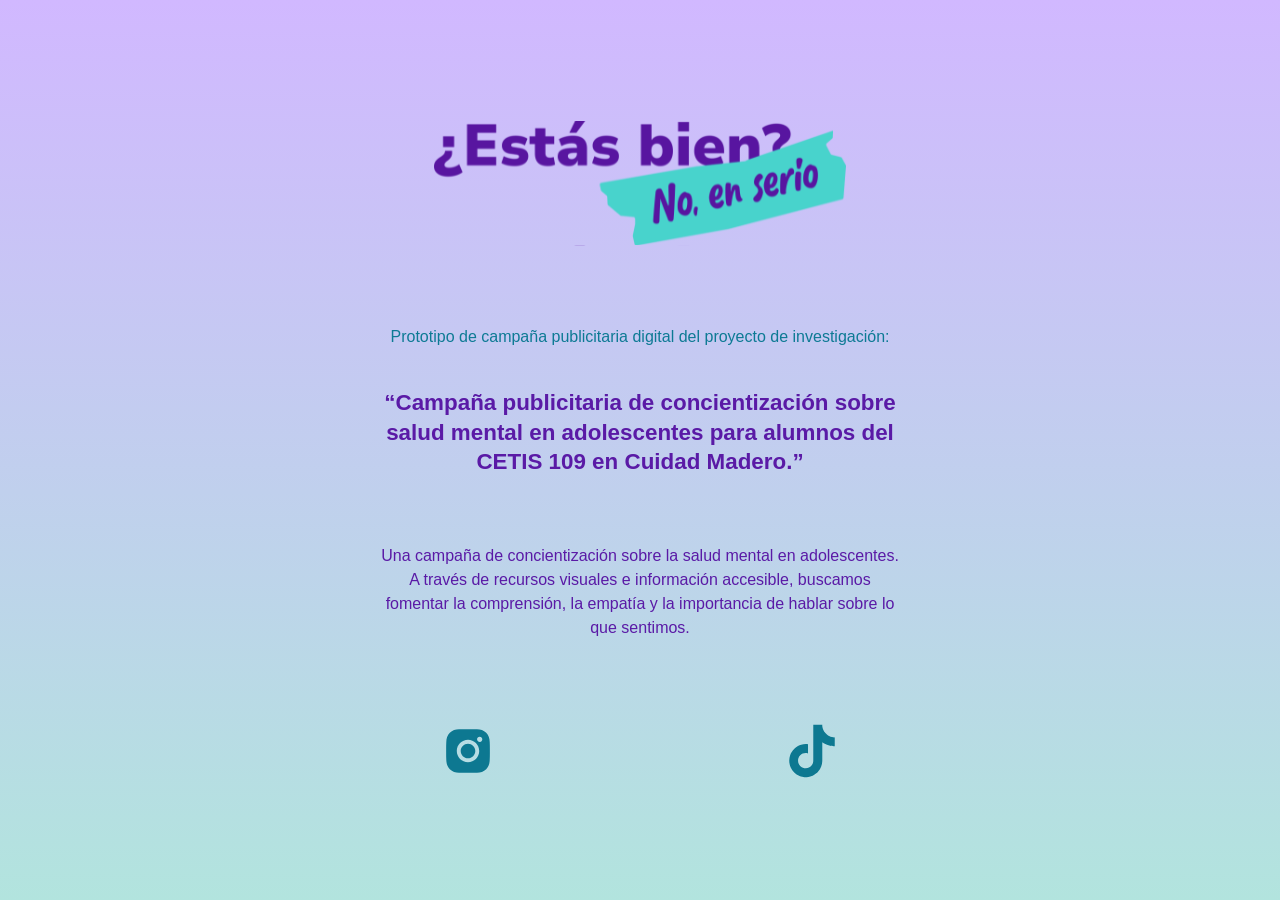
<file: index.html>
<!DOCTYPE html>
<html lang="en">
<head>
    <meta charset="UTF-8">
    <meta name="viewport" content="width=device-width, initial-scale=1.0">
    <title>Prototipo</title>
    <link rel="stylesheet" href="css/base.css">
</head>
<body>
    <main>
        <img src="assets\icons\logo.svg" alt="">
        <div class="text">
            <p>Prototipo de campaña publicitaria digital del proyecto de investigación:</p><br>
            <h1>“Campaña publicitaria de concientización sobre salud mental en adolescentes para alumnos del CETIS 109 en Cuidad Madero.”</h1><br><br>
            <p>Una campaña de concientización sobre la salud mental en adolescentes. A través de recursos visuales e información accesible, buscamos fomentar la comprensión, la empatía y la importancia de hablar sobre lo que sentimos.</p>
        </div>
        <div class="links">
            <a href="instagram.html"><img src="assets\icons\ig-icon.svg" alt=""></a>
            <a href="tiktok.html"><img src="assets/icons/ttk-icon.svg" alt=""></a>
        </div>
    </main>
</body>
</html>
</file>
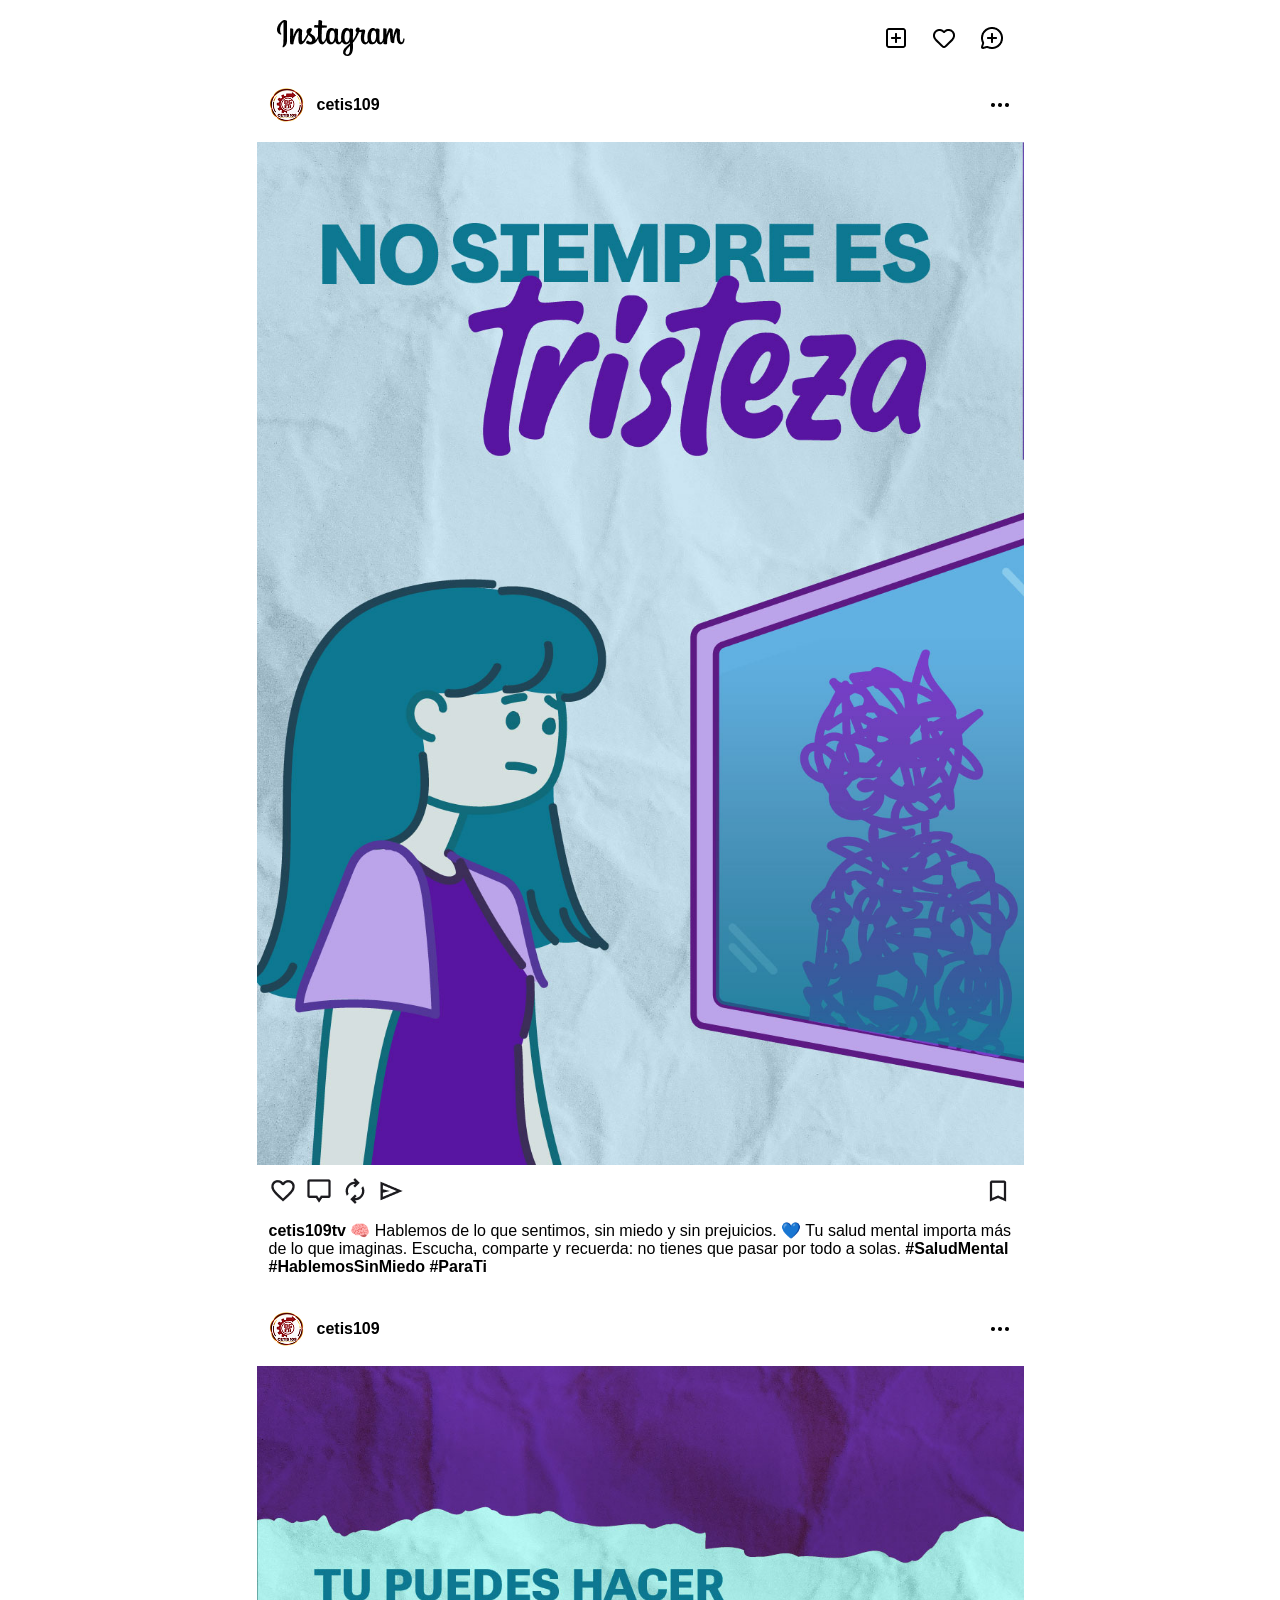
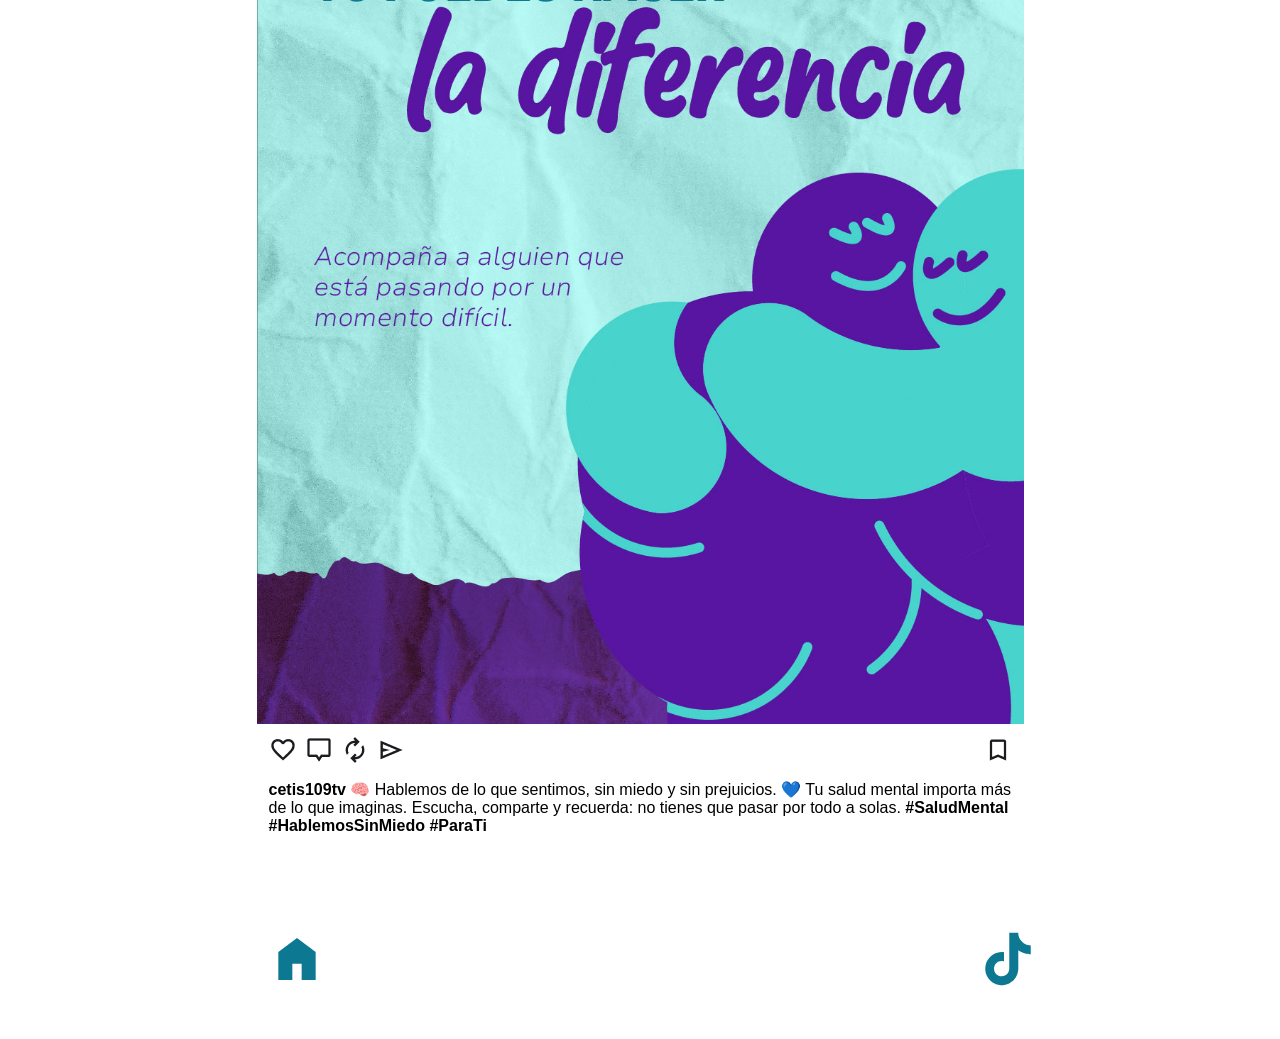
<file: instagram.html>
<!DOCTYPE html>
<html lang="en">
<head>
    <meta charset="UTF-8">
    <meta name="viewport" content="width=device-width, initial-scale=1.0">
    <title>Prototipo: Instagram</title>
    <link rel="stylesheet" href="css/instagram.css">
    <!-- HTML in your document's head -->
    <link rel="preconnect" href="https://rsms.me/">
    <link rel="stylesheet" href="https://rsms.me/inter/inter.css">
</head>
<body>
    <main>
        <div class="ig-header">
            <img src="assets/img/instagram/ui/ig-logo-header.png" alt="">
            <img src="assets/img/instagram/ui/ig-icons-header.png" alt="">
        </div>
        <div class="feed">
            <div class="post1">
                <div class="post-header">
                    <div class="profile">
                        <img src="assets/img/instagram/ui/profile.png" alt="">
                        <p><strong>cetis109</strong></p>
                    </div>
                    <img src="assets/img/instagram/ui/ellipsis.png" alt="">
                </div>                
        
                <div class="post-carrousel1">
                    <img src="assets/img/instagram/ig01_01.jpg" alt="">
                    <img src="assets/img/instagram/ig01_02.jpg" alt="">
                    <img src="assets/img/instagram/ig01_03.jpg" alt="">
                    <img src="assets/img/instagram/ig01_04.jpg" alt="">
                </div>
                <div class="post-buttons">
                    <img src="assets/img/instagram/ui/posts-icons.png" alt="">
                    <img src="assets/img/instagram/ui/bookmark.png" alt="">
                </div>
                <div class="post-caption">
                    <p> <strong>cetis109tv</strong> 🧠 Hablemos de lo que sentimos, sin miedo y sin prejuicios. 💙 Tu salud mental importa más de lo que imaginas. Escucha, comparte y recuerda: no tienes que pasar por todo a solas. <strong>#SaludMental #HablemosSinMiedo #ParaTi </strong></p>
                </div>
            </div>
            <div class="post2">
                <div class="post-header">
                    <div class="profile">
                        <img src="assets/img/instagram/ui/profile.png" alt="">
                        <p><strong>cetis109</strong></p>
                    </div>
                    <img src="assets/img/instagram/ui/ellipsis.png" alt="">
                </div>                
        
                <div class="post-carrousel2">
                    <img src="assets/img/instagram/ig02_01.jpg" alt="">
                    <img src="assets/img/instagram/ig02_02.jpg" alt="">
                    <img src="assets/img/instagram/ig02_03.jpg" alt="">
                    <img src="assets/img/instagram/ig02_04.jpg" alt="">
                    <img src="assets/img/instagram/ig02_05.jpg" alt="">
                    <img src="assets/img/instagram/ig02_06.jpg" alt="">
                </div>
                <div class="post-buttons">
                    <img src="assets/img/instagram/ui/posts-icons.png" alt="">
                    <img src="assets/img/instagram/ui/bookmark.png" alt="">
                </div>
                <div class="post-caption">
                    <p> <strong>cetis109tv</strong> 🧠 Hablemos de lo que sentimos, sin miedo y sin prejuicios. 💙 Tu salud mental importa más de lo que imaginas. Escucha, comparte y recuerda: no tienes que pasar por todo a solas. <strong>#SaludMental #HablemosSinMiedo #ParaTi </strong></p>
                </div>
            </div>
        </div>
        <div class="links">
            <a href="index.html"><img src="assets\icons\home.svg" alt=""></a>
            <a href="tiktok.html"><img src="assets/icons/ttk-icon.svg" alt=""></a>
        </div>
    </main>
</body>
</html>
</file>
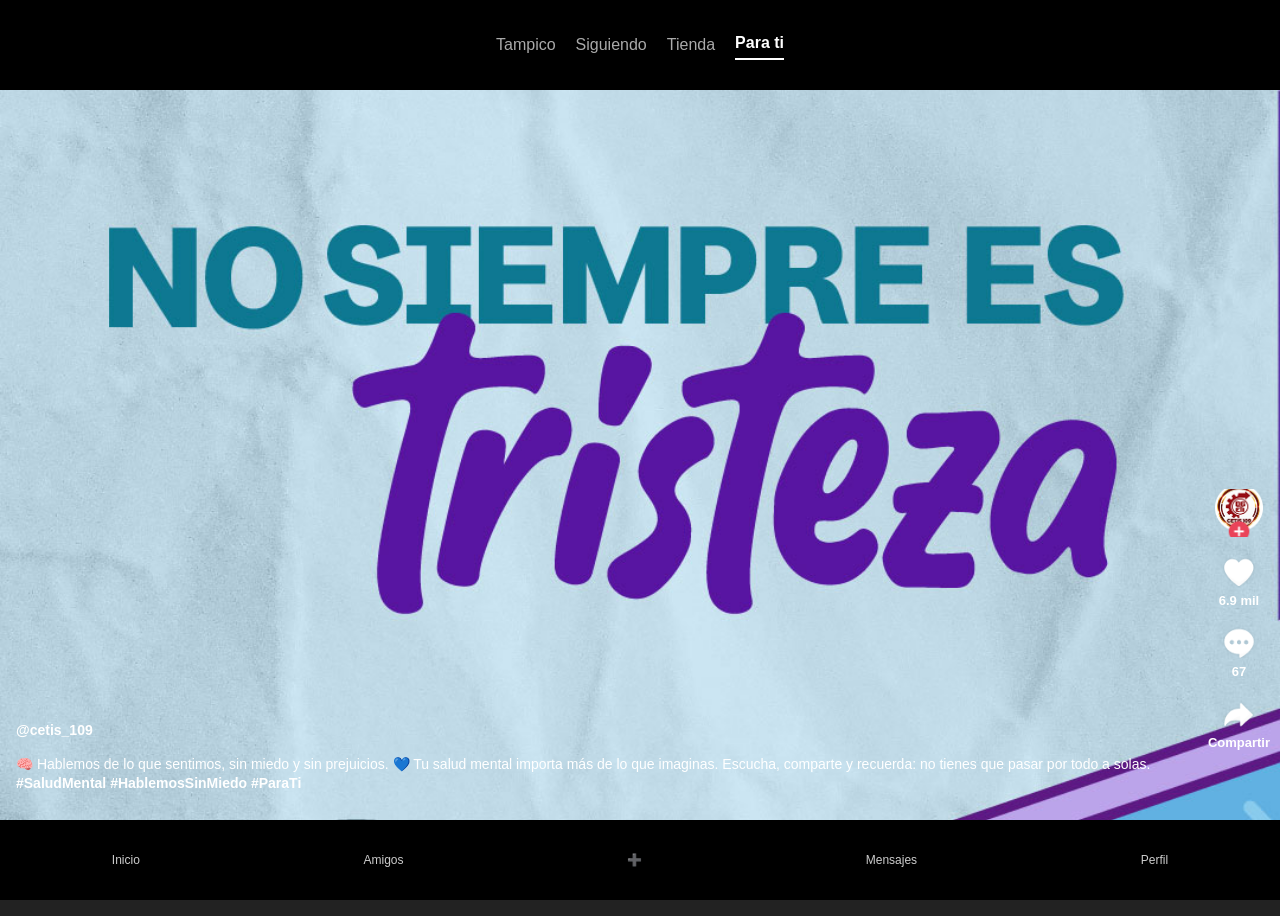
<file: tiktok.html>
<!DOCTYPE html>
<html lang="en">
<head>
    <meta charset="UTF-8">
    <meta name="viewport" content="width=device-width, initial-scale=1.0">
    <title>Prototipo:Tiktok</title>
    <link rel="stylesheet" href="css/tiktok.css">
    <!-- HTML in your document's head -->
    <link rel="preconnect" href="https://rsms.me/">
    <link rel="stylesheet" href="https://rsms.me/inter/inter.css">
</head>
<body>
    <main>
        <div class="feed">

            <!-- POST 1 -->
            <div class="post">
            <div class="carousel">
                <img src="assets/img/instagram/ig01_01.jpg" alt="">
                <img src="assets/img/instagram/ig01_02.jpg" alt="">
                <img src="assets/img/instagram/ig01_03.jpg" alt="">
                <img src="assets/img/instagram/ig01_04.jpg" alt="">
            </div>
            </div>

            <!-- POST 2 -->
            <div class="post">
            <div class="carousel">
                <img src="assets/img/instagram/ig02_01.jpg" alt="">
                    <img src="assets/img/instagram/ig02_02.jpg" alt="">
                    <img src="assets/img/instagram/ig02_03.jpg" alt="">
                    <img src="assets/img/instagram/ig02_04.jpg" alt="">
                    <img src="assets/img/instagram/ig02_05.jpg" alt="">
                    <img src="assets/img/instagram/ig02_06.jpg" alt="">
            </div>
            </div>

        </div>

        <!-- Elementos FIJOS (fuera del feed) -->
        <div class="topbar">
            <span>Tampico</span><span>Siguiendo</span><span>Tienda</span>
            <span class="active">Para ti</span>
        </div>

        <div class="sidebar">
            <img src="assets/img/tiktok/user.png" alt="">
            
            <div class="icon"><img src="assets/img/tiktok/heart.png" alt=""><small>6.9 mil</small></div>
            <div class="icon"><img src="assets/img/tiktok/message.png" alt=""><small>67</small></div>
            <div class="icon"><img src="assets/img/tiktok/share.png" alt=""><small>Compartir</small></div>
        </div>

        <div class="caption">
            <strong>@cetis_109</strong><br>
            <p>🧠 Hablemos de lo que sentimos, sin miedo y sin prejuicios. 💙 Tu salud mental importa más de lo que imaginas. Escucha, comparte y recuerda: no tienes que pasar por todo a solas. <strong>#SaludMental #HablemosSinMiedo #ParaTi</strong></p>
        </div>

        <div class="bottomnav">
            <span>Inicio</span><span>Amigos</span><span>➕</span><span>Mensajes</span><span>Perfil</span>
        </div>

    </main> 
    
</body>
</html>
</file>
<file: css/base.css>
*,
*::before,
*::after {
  box-sizing: border-box;
}

:root {
  --morado: #5a1aa6;
  --teal: #0d7a94;
  --lila: #d1b8ff;
  --menta: #b2e4de;
}

html {
  min-height: 100%;
  background: linear-gradient(to bottom, var(--lila), var(--menta));
  background-attachment: fixed; /* el degradado cubre siempre toda la pantalla */
}

body {
  margin: 0;
  font-family: sans-serif;
  text-align: center;
}

main {
  width: 100%;
  max-width: 767px;
  margin-inline: auto;
  min-height: 100vh;
  min-height: 100dvh;
  padding: 80px 40px;

  display: flex;
  flex-direction: column;
  align-items: center;
  justify-content: space-around;
}

/* Logo */
main > img {
  width: 60%;
  height: auto;
}

/* Bloque de texto */
.text {
  max-width: 520px;
}

.text p:first-child {
  color: var(--teal);
  font-size: 1rem;
  margin: 0 0 1.5rem;
}

.text h1 {
  color: var(--morado);
  font-size: 1.4rem;
  font-weight: 700;
  line-height: 1.3;
  margin: 0 0 2rem;
}

.text p:last-child {
  color: var(--morado);
  font-size: 1rem;
  line-height: 1.5;
  margin: 0;
}

/* Íconos de redes */
.links {
  width: 100%;
  display: flex;
  justify-content: space-around;
  align-items: center;
}

.links img {
  height: 56px;
  width: auto;
  display: block;
}
</file>
<file: css/instagram.css>
:root {
  font-family: Inter, sans-serif;
  font-feature-settings: 'liga' 1, 'calt' 1; /* fix for Chrome */
}
@supports (font-variation-settings: normal) {
  :root { font-family: InterVariable, sans-serif; }
}

main {
  width: 100%;
  max-width: 767px;
  margin-inline: auto; /* centra horizontalmente */
  margin: 0 auto;
  padding: auto;
}

.ig-header{
    position: sticky;
    top: 0;
    z-index: 10;          /* que quede por encima del contenido al hacer scroll */
    align-self: stretch;
    padding: 12px 20px;
    
    display: flex;
    flex-direction: row;
    align-items: center;
    justify-content: space-between;

    background-color: #fff;
}

.post-header{
    align-self: stretch;
    padding: 12px;
    
    display: flex;
    flex-direction: row;
    align-items: center;
    justify-content: space-between;
}
.profile{
    justify-content: flex-start;
    align-items: center;
    gap: 12px;
    display: inline-flex;
}

.post-carrousel1,
.post-carrousel2 {
  display: flex;
  overflow-x: auto;
  scroll-snap-type: x mandatory;  /* se "imanta" a cada imagen */
  -webkit-overflow-scrolling: touch;

  /* ocultar la barra de scroll */
  scrollbar-width: none;          /* Firefox */
}

.post-carrousel1::-webkit-scrollbar,
.post-carrousel2::-webkit-scrollbar {
  display: none;                  /* Chrome, Safari, Edge */
}

.post-carrousel1 img,
.post-carrousel2 img {
  flex: 0 0 100%;                 /* cada imagen ocupa el 100% del ancho del carrusel */
  width: 100%;
  height: auto;
  scroll-snap-align: center;      /* punto donde se detiene cada imagen */
  scroll-snap-stop: always;       /* evita que se salte imágenes al deslizar rápido */
}
.post-buttons{
    align-self: stretch;
    padding: 12px 12px 0 12px;
    
    display: flex;
    flex-direction: row;
    align-items: center;
    justify-content: space-between;
}
.post-caption{
    padding: 0 12px;
}

.links {
    padding: 80px 12px 40px 12px;
    width: 100%;

    display: flex;
    flex-direction: row;
    align-items: center;
    justify-content: space-between;
}

.links img {
  height: 56px;
  width: auto;
}
</file>
<file: css/tiktok.css>
:root {
  font-family: Inter, sans-serif;
  font-feature-settings: 'liga' 1, 'calt' 1; /* fix for Chrome */
}
@supports (font-variation-settings: normal) {
  :root { font-family: InterVariable, sans-serif; }
}

main {
  width: 100%;
  max-width: 767px;
  margin-inline: auto; /* centra horizontalmente */
  margin: 0 auto;
  padding: auto;
}
  body {
    background: #222;
    display: flex;
    justify-content: center;
    align-items: center;
    min-height: 100vh;
  }

/* ---------- FEED (scroll vertical, solo 2 posts) ---------- */
  .feed {
    position: absolute;
    inset: 0;
    overflow-y: scroll;
    scroll-snap-type: y mandatory;
    scrollbar-width: none;
  }
  .feed::-webkit-scrollbar { display: none; }

  .post {
    height: 100%;              /* cada post ocupa toda la pantalla */
    scroll-snap-align: start;
    scroll-snap-stop: always;  /* evita saltarse posts */
  }

/* ---------- CARRUSEL ---------- */
.carousel {
  display: flex;
  align-items: flex-start;      /* imagen pegada arriba, no centrada */
  height: 100%;
  overflow-x: scroll;
  scroll-snap-type: x mandatory;
  scrollbar-width: none;
  background: #000;
  padding-top: 90px;            /* altura de la barra superior */
}
.carousel::-webkit-scrollbar { display: none; }

.carousel img {
  flex: 0 0 100%;
  width: 100%;
  height: auto;                 /* mantiene la relación de aspecto */
  scroll-snap-align: start;
  scroll-snap-stop: always;
  user-select: none;
  -webkit-user-drag: none;
}

  

  /* ---------- CAPAS FIJAS ---------- */
/* ---------- BARRA SUPERIOR ---------- */
.topbar {
  position: absolute;
  top: 0; left: 0; right: 0;
  height: 60px;
  display: flex;
  justify-content: center;
  align-items: flex-end;        /* texto abajo, el subrayado ya no se separa */
  gap: 20px;
  padding-bottom: 8px;
  color: #aaa;
  background: #000;             /* sólido, sin degradado */
  z-index: 10;
  pointer-events: none;
}
.topbar span { padding-bottom: 6px; }
.topbar .active {
  color: #fff;
  font-weight: bold;
  border-bottom: 2px solid #fff;
}

/* ---------- BARRA LATERAL ---------- */
.sidebar {
  position: absolute;
  right: 10px;
  bottom: 150px;
  display: flex;
  flex-direction: column;
  align-items: center;
  gap: 18px;
  color: white;
  z-index: 10;
  pointer-events: none;
}

/* Avatar del usuario (ahora es un <img> directo) */
.sidebar > img {
  width: 48px;
  height: 48px;
  object-fit: cover;
}

/* Cada botón: icono + número */
.sidebar .icon {
  display: flex;
  flex-direction: column;
  align-items: center;
  gap: 2px;
}

.sidebar .icon img {
  width: 36px;
  height: 36px;
  object-fit: contain;
  display: block;
}

.sidebar small {
  font-size: 13px;
  font-weight: 600;
  text-align: center;
}

/* ---------- DESCRIPCIÓN ---------- */
.caption {
  position: absolute;
  left: 0; right: 80px;
  bottom: 80px;                 /* justo encima de la barra inferior */
  padding: 12px 16px;
  color: white;
  font-size: 14px;
  line-height: 1.4;
  background: none;             /* quitamos el degradado: va sobre negro */
  z-index: 10;
  pointer-events: none;
}

  .bottomnav {
    position: absolute;
    bottom: 0; left: 0; right: 0;
    height: 80px;
    background: #000;
    display: flex;
    justify-content: space-around;
    align-items: center;
    color: #ccc;
    font-size: 12px;
    z-index: 10;
  }
</file>
